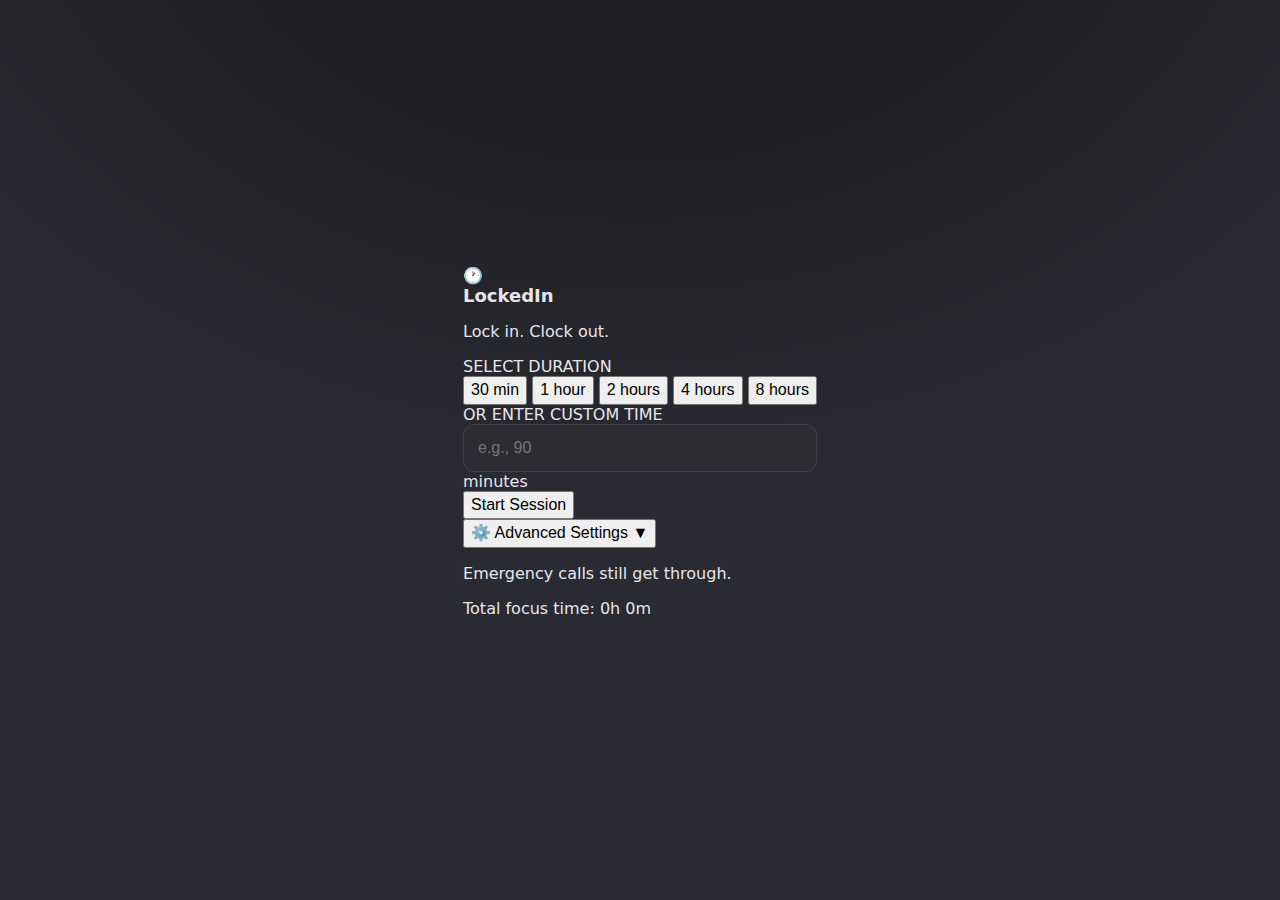
<file: index.html>
<!DOCTYPE html>
<html lang="en">
<head>
  <meta charset="utf-8" />
  <meta http-equiv="refresh" content="0; url=setup.html">
  <meta name="viewport" content="width=device-width,initial-scale=1" />
  <title>LockedIn — Loading…</title>

  <script>
    // JS fallback redirect
    window.location.replace('setup.html');
  </script>

  <style>
    html,body {
      height: 100%;
    }
    body {
      margin: 0;
      display: grid;
      place-items: center;
      font-family: system-ui, Segoe UI, Roboto, Inter, Arial, sans-serif;
      background: #0b1220;
      color: #e5e7eb;
    }
    a {
      color: #b388ff;
      text-decoration: none;
    }
  </style>
</head>
<body>
  <div>Redirecting to <a href="setup.html">Setup</a>…</div>
</body>
</html>
</file>
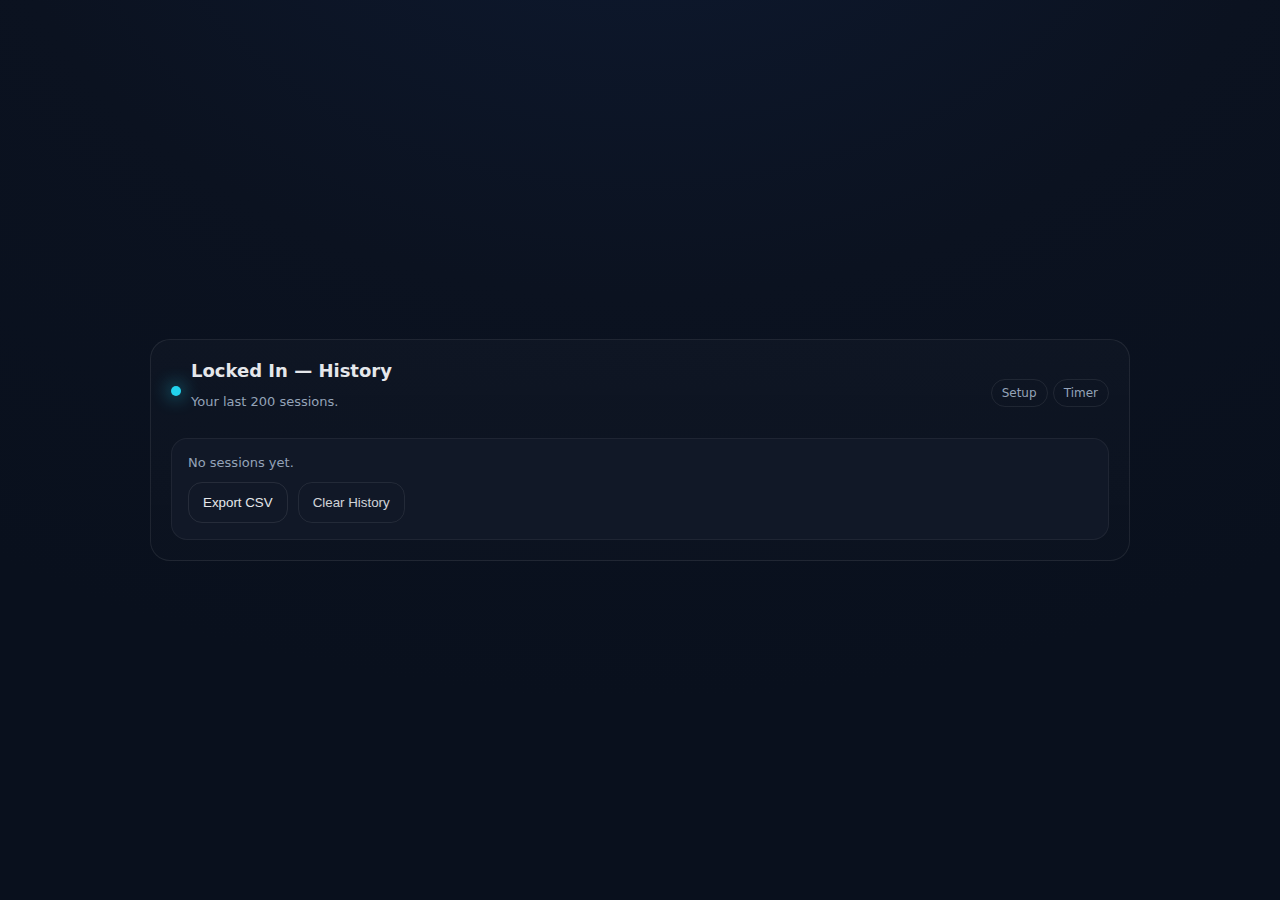
<file: history.html>
<!DOCTYPE html>
<html lang="en">
<head>
  <meta charset="utf-8" />
  <meta name="viewport" content="width=device-width,initial-scale=1,viewport-fit=cover" />
  <title>Locked In — History</title>
  <meta name="theme-color" content="#0f172a" />
  <link rel="stylesheet" href="history.css" />
</head>
<body>
  <div class="app card">
    <header class="header">
      <div class="brand">
        <span class="dot"></span>
        <div>
          <h1>Locked In — History</h1>
          <p class="muted">Your last 200 sessions.</p>
        </div>
      </div>
      <nav class="nav">
        <a class="pill" href="setup.html">Setup</a>
        <!-- Timer routes to setup so a new session is configured first -->
        <a class="pill" href="setup.html">Timer</a>
      </nav>
    </header>

    <section class="panel">
      <div id="history" class="history"></div>
      <div class="actions">
        <button id="exportBtn" class="btn">Export CSV</button>
        <button id="clearBtn" class="btn btn-ghost">Clear History</button>
      </div>
    </section>
  </div>

  <script src="history.js"></script>
</body>
</html>
</file>
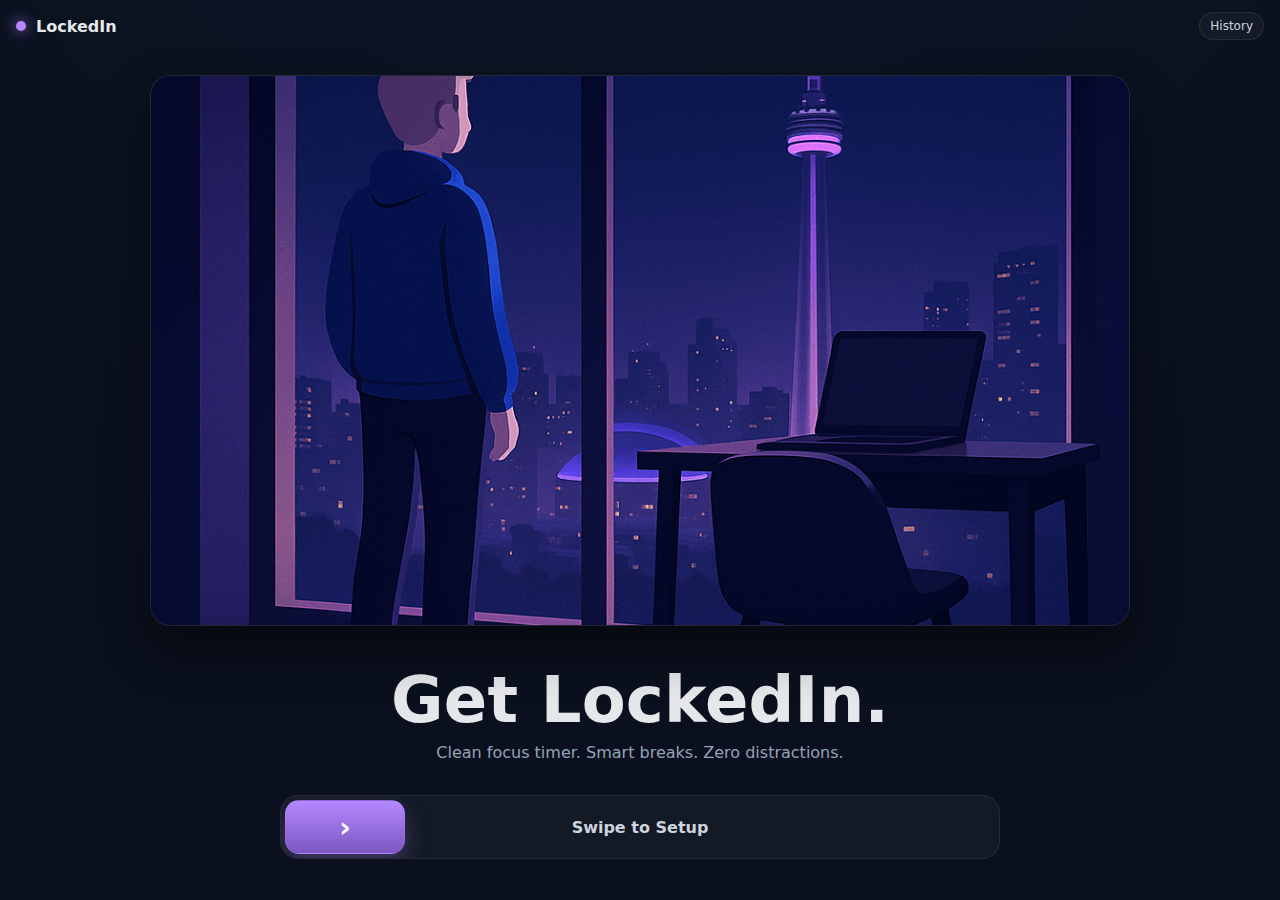
<file: landing.html>
<!DOCTYPE html>
<html lang="en">
<head>
  <meta charset="utf-8" />
  <meta name="viewport" content="width=device-width,initial-scale=1,viewport-fit=cover" />
  <title>LockedIn — Focus Better</title>
  <meta name="theme-color" content="#0f172a" />
  <link rel="stylesheet" href="landing.css" />
</head>
<body>
  <header class="nav">
    <div class="brand">
      <span class="dot"></span>
      <strong>LockedIn</strong>
    </div>
    <a class="pill" href="history.html">History</a>
  </header>

  <main class="hero">
    <!-- Framed media (desktop) / centered media (mobile) -->
    <figure class="hero-frame">
      <!-- If you ever add video sources, keep the <video>; for now just the GIF -->
      <img
        id="heroImg"
        class="hero-fallback"
        src="assets/landingpagegif.gif"
        alt="LockedIn animation"
      />
    </figure>

    <div class="copy">
      <h1>Get LockedIn.</h1>
      <p>Clean focus timer. Smart breaks. Zero distractions.</p>
    </div>

    <!-- Swipe to Setup -->
    <div class="swipe" id="swipe">
      <div class="track" id="track">
        <div class="hint">Swipe to Setup</div>
        <div class="knob" id="knob" aria-label="Swipe to setup" role="button" tabindex="0"><span>›</span></div>
      </div>
    </div>
  </main>

  <script src="landing.js"></script>
  <script>
    // If you’re only using a GIF (no <video>), ensure it shows:
    (function(){
      const img = document.getElementById('heroImg');
      if (img) img.style.display = 'block'; // hero-fallback visible
    })();
  </script>
</body>
</html>
</file>
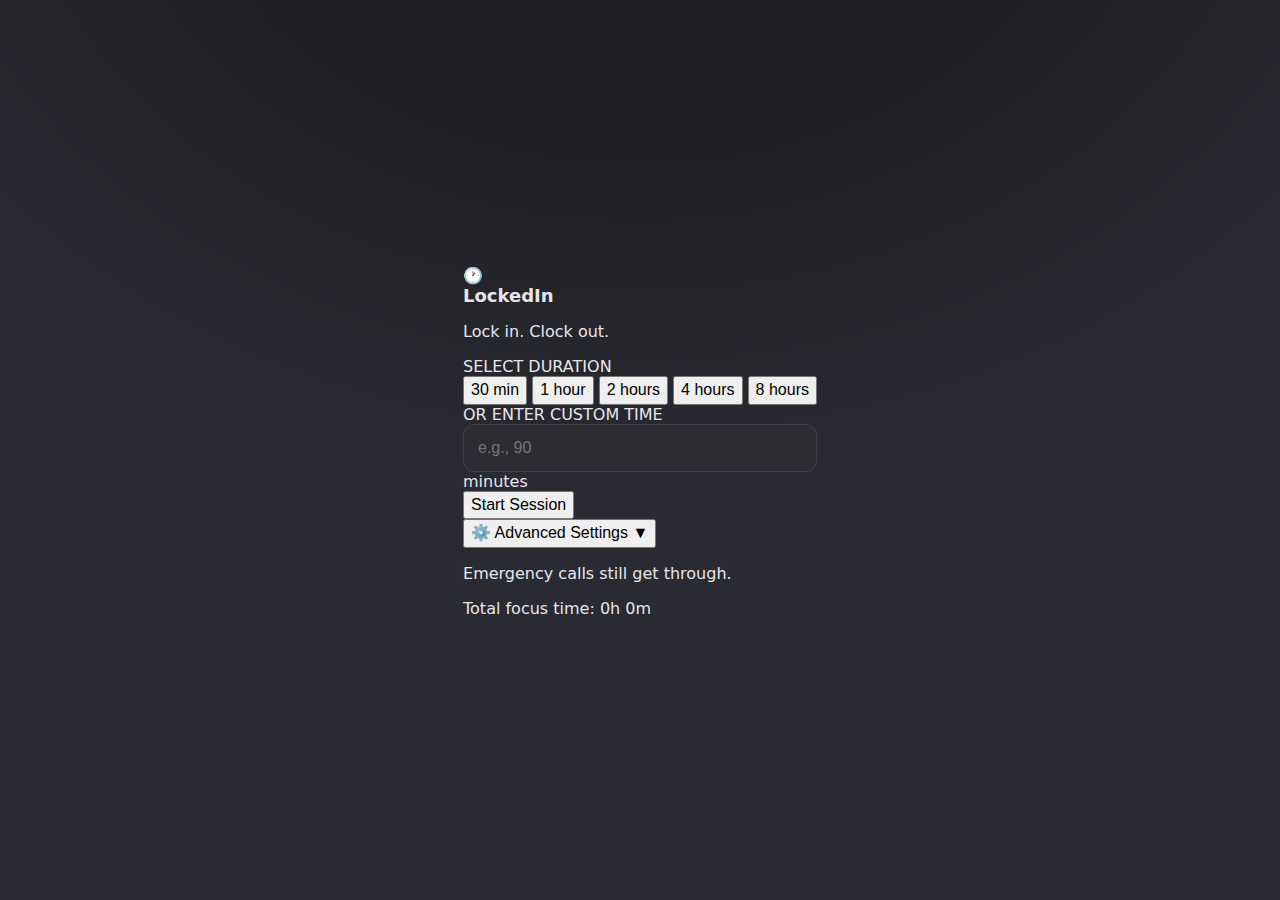
<file: setup.html>
<!DOCTYPE html>
<html lang="en">
<head>
  <meta charset="utf-8" />
  <meta name="viewport" content="width=device-width,initial-scale=1,viewport-fit=cover" />
  <title>LockedIn — Setup</title>
  <meta name="theme-color" content="#0f172a" />
  <link rel="stylesheet" href="setup.css" />
</head>
<body>
  <main class="setup-container">
    <div class="setup-content">
      <!-- Clock icon and branding -->
      <div class="branding">
        <div class="clock-icon" aria-hidden="true">🕐</div>
        <h1 class="app-title">LockedIn</h1>
        <p class="tagline">Lock in. Clock out.</p>
      </div>

      <!-- Duration selection -->
      <div class="duration-section">
        <label class="section-label">SELECT DURATION</label>
        <div class="duration-grid" id="durationButtons">
          <button type="button" class="duration-card" data-min="30">
            <span class="duration-value">30</span>
            <span class="duration-unit">min</span>
          </button>
          <button type="button" class="duration-card active" data-min="60">
            <span class="duration-value">1</span>
            <span class="duration-unit">hour</span>
          </button>
          <button type="button" class="duration-card" data-min="120">
            <span class="duration-value">2</span>
            <span class="duration-unit">hours</span>
          </button>
          <button type="button" class="duration-card" data-min="240">
            <span class="duration-value">4</span>
            <span class="duration-unit">hours</span>
          </button>
          <button type="button" class="duration-card" data-min="480">
            <span class="duration-value">8</span>
            <span class="duration-unit">hours</span>
          </button>
        </div>
        
        <!-- Custom time input -->
        <div class="custom-time-section">
          <label class="section-label" for="customTime">OR ENTER CUSTOM TIME</label>
          <div class="custom-time-input">
            <input 
              id="customTime" 
              type="text" 
              inputmode="numeric" 
              placeholder="e.g., 90" 
              pattern="[0-9]*"
            />
            <span class="custom-time-label">minutes</span>
          </div>
        </div>
      </div>

      <!-- Action buttons -->
      <div class="action-buttons">
        <button id="startBtn" class="btn-primary" type="button">Start Session</button>
      </div>

      <!-- Toggle advanced settings -->
      <button id="toggleAdvanced" class="toggle-advanced-btn" type="button">
        <span id="toggleAdvancedText">⚙️ Advanced Settings</span>
        <span class="toggle-icon">▼</span>
      </button>

      <!-- Info text -->
      <div class="info-text">
        <p>Emergency calls still get through.</p>
        <p id="totalTime">Total focus time: 0h 0m</p>
      </div>
    </div>

    <!-- Advanced settings form -->
    <div id="advancedSettings" class="advanced-settings hidden">
      <div class="advanced-settings-header">
        <h2 class="advanced-settings-title">Advanced Settings</h2>
        <button id="closeAdvancedBtn" class="close-advanced-btn" type="button" aria-label="Close advanced settings">
          ✕
        </button>
      </div>
      <form id="setupForm" class="stack" autocomplete="off" novalidate>
        <section class="panel">
          <label class="label" for="pin">Required passcode (min 4 digits)</label>
          <input id="pin" type="password" inputmode="numeric" autocomplete="one-time-code" placeholder="Set a PIN (e.g., 1234)" />
          <p class="note">This PIN is required to pause or end your session early.</p>
        </section>

        <section class="panel">
          <label class="label" for="sessionDesc">Session description (optional)</label>
          <textarea id="sessionDesc" rows="3" placeholder="e.g. 'Deep work on resume builder, API wiring, and tests.'"></textarea>
        </section>

        <section class="panel">
          <span class="label">Break plan</span>
          <select id="breakPlan">
            <option value="pomodoro">Pomodoro - 25m focus, 5m break</option>
            <option value="fiftyten">50/10 - 50m focus, 10m break</option>
            <option value="custom">Custom - Choose your own</option>
          </select>

          <div class="grid-2" style="margin-top:10px">
            <label class="check">
              <input type="checkbox" id="enableHeadRest" checked />
              <span>Enable head/eye-rest reminders</span>
            </label>
            <label class="check">
              <input type="checkbox" id="enableStand" checked />
              <span>Enable stand & stretch reminders</span>
            </label>
          </div>

          <div id="customBreaks" class="grid-3 hidden" style="margin-top:10px">
            <div>
              <label class="label" for="microEvery">Head/eye-rest every (min)</label>
              <input id="microEvery" type="number" min="10" max="120" value="20" />
            </div>
            <div>
              <label class="label" for="standEvery">Stand & stretch every (min)</label>
              <input id="standEvery" type="number" min="30" max="240" value="60" />
            </div>
            <div>
              <label class="label" for="standLen">Stand break length (min)</label>
              <input id="standLen" type="number" min="1" max="15" value="3" />
            </div>
          </div>

          <div class="grid-2" style="margin-top:10px">
            <label class="check">
              <input type="checkbox" id="enableBreakQuotes" checked />
              <span>Show motivational quotes during breaks (when paused)</span>
            </label>
          </div>
        </section>

        <section class="panel">
          <span class="label">Sound alerts</span>
          <div class="grid-2" style="align-items:end">
            <label class="check">
              <input id="soundEnabled" type="checkbox" checked />
              <span>Enable sound alerts</span>
            </label>
            <div>
              <label class="label" for="soundVolume">Volume</label>
              <input id="soundVolume" type="range" min="0" max="1" step="0.01" value="0.7" />
            </div>
          </div>
          <div class="actions" style="margin-top:10px">
            <button type="button" class="btn-ghost btn" id="testSounds">Test sounds</button>
          </div>
        </section>

        <section class="panel">
          <span class="label">Emergency contacts (at least one required)</span>
          <p class="note" style="margin-bottom:12px;">These numbers can be called during your session without entering a PIN.</p>
          <div class="grid-3">
            <input id="tel1" type="tel" placeholder="e.g. 911 or +1 416 555 1234" autocomplete="tel" />
            <input id="tel2" type="tel" placeholder="e.g. Mom +1 ..." autocomplete="tel" />
            <input id="tel3" type="tel" placeholder="e.g. Doctor +1 ..." autocomplete="tel" />
          </div>
        </section>

        <p id="errors" class="errors hidden" role="alert"></p>
        
        <!-- Start session button in advanced settings -->
        <div class="actions" style="margin-top:24px;">
          <button id="startBtnAdvanced" class="btn-primary" type="button" style="width:100%;">Start Session</button>
        </div>
      </form>
    </div>
  </main>

  <!-- Alerts for test button -->
  <script src="alerts.js"></script>
  <script src="setup.js"></script>

  <!-- Sound settings -->
  <script>
    (function(){
      const LS_ENABLED = 'lockedin.sound.enabled';
      const LS_VOLUME  = 'lockedin.sound.volume';

      const elEnabled = document.getElementById('soundEnabled');
      const elVolume  = document.getElementById('soundVolume');
      const elTest    = document.getElementById('testSounds');
      const form      = document.getElementById('setupForm');

      if (!elEnabled || !elVolume || !elTest || !form) return;

      // Load saved settings
      const en = localStorage.getItem(LS_ENABLED);
      const vol = localStorage.getItem(LS_VOLUME);
      if (en !== null) elEnabled.checked = (en === 'true');
      if (vol !== null) elVolume.value = vol;

      // Persist on change
      elEnabled.addEventListener('change', e => {
        localStorage.setItem(LS_ENABLED, String(e.target.checked));
        if (window.LockedInAlerts) LockedInAlerts.setEnabled(e.target.checked);
      });
      elVolume.addEventListener('input', e => {
        localStorage.setItem(LS_VOLUME, String(e.target.value));
        if (window.LockedInAlerts) LockedInAlerts.setVolume(e.target.value);
      });

      // Test sounds
      elTest.addEventListener('click', () => {
        try {
          if (window.LockedInAlerts) {
            LockedInAlerts.init();
            LockedInAlerts.loadSettings();
            LockedInAlerts.setEnabled(elEnabled.checked);
            LockedInAlerts.setVolume(elVolume.value);
            LockedInAlerts.play('break');
            setTimeout(()=>LockedInAlerts.play('stand'), 600);
            setTimeout(()=>LockedInAlerts.play('headrest'), 1200);
            setTimeout(()=>LockedInAlerts.play('timeup'), 1800);
          }
        } catch(e){}
      });
    })();
  </script>
</body>
</html>
</file>
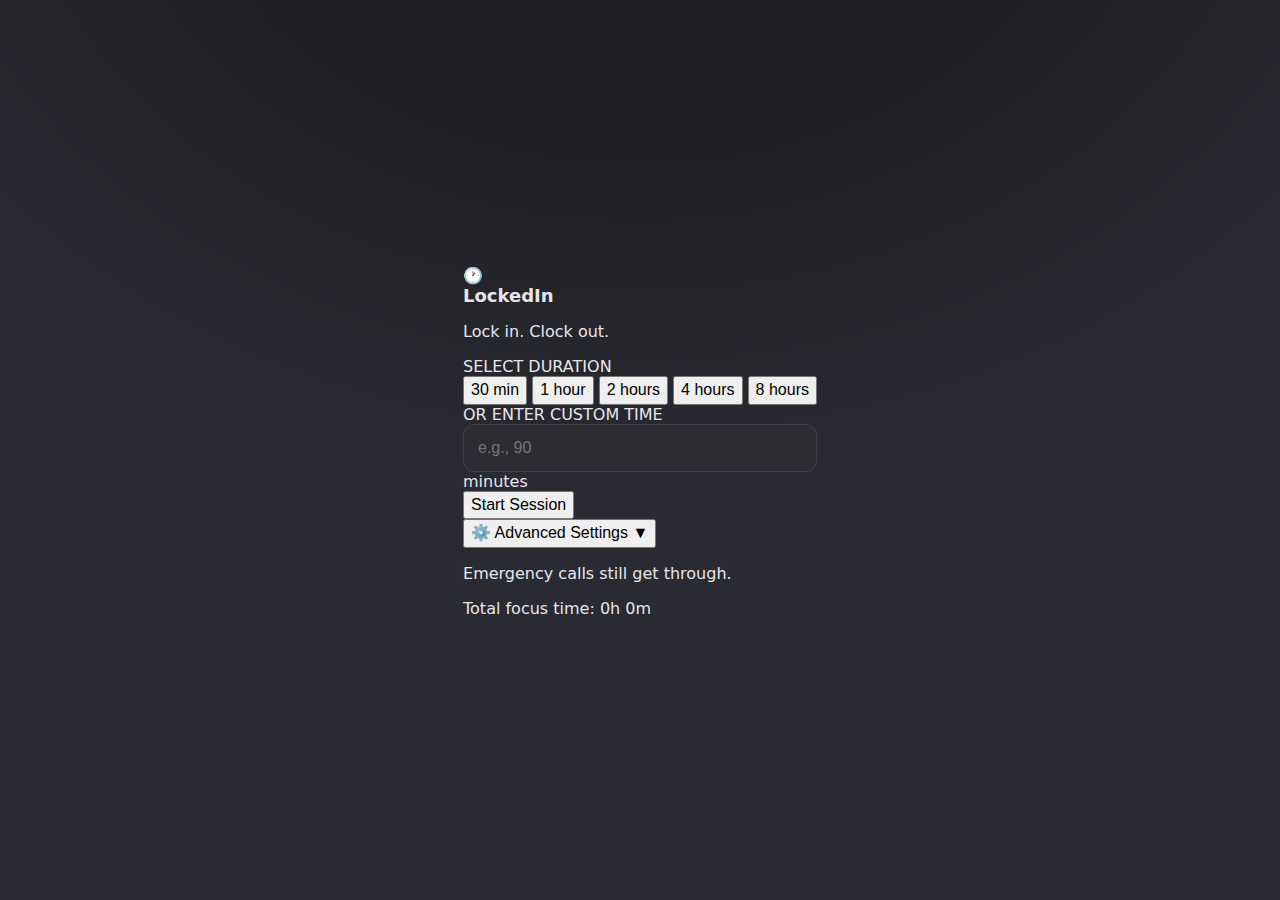
<file: timer.html>
<!DOCTYPE html>
<html lang="en">
<head>
  <meta charset="utf-8" />
  <meta name="viewport" content="width=device-width,initial-scale=1,viewport-fit=cover" />
  <title>Locked In — Timer</title>
  <meta name="theme-color" content="#0f172a" />
  <link rel="stylesheet" href="timer.css" />
</head>
<body>
  <div class="app card">
    <header class="header">
      <div class="brand">
        <span class="dot"></span>
        <div>
          <h1>Locked In — Timer</h1>
          <p class="muted">Tap the big clock to toggle Focus Mode.</p>
        </div>
      </div>
      <nav class="nav">
        <!-- History link is PIN-gated in JS -->
        <a id="historyLink" class="pill" href="#">History</a>
        <!-- New: Sound toggle pill -->
        <a id="toggleSound" class="pill" href="#">Sound: On</a>
        <span id="wakelockStatus" class="pill">Screen lock: off</span>
      </nav>
    </header>

    <section id="timerPage" class="grid">
      <section class="panel">
        <!-- Clicking this big clock now re-enters Focus Mode -->
        <div class="timer" id="timer">00:00:00</div>
        <div class="sub" id="phaseLabel">Phase: Focus</div>
        <div class="progress"><div id="bar" class="bar"></div></div>
        <div class="controls">
          <button id="endEarly" class="btn btn-ghost" disabled>End</button>
          <button id="pauseResume" class="btn btn-ghost" disabled>Resume</button>
          <button id="reset" class="btn btn-ghost">Reset</button>
          <button id="emergencyBtn" class="btn btn-ghost">Emergency</button>
          <button id="focusModeBtn" class="btn">Focus Mode</button>
        </div>
      </section>

      <section class="panel">
        <label class="label">Session info</label>
        <div id="sessionInfo" class="history"></div>

        <label class="label" style="margin-top:12px">Session history</label>
        <div id="history" class="history"></div>
        <div class="actions">
          <!-- Back to Setup is now PIN-gated in JS -->
          <a id="backToSetup" class="btn" href="#">↩ Back to Setup</a>
        </div>
      </section>
    </section>
  </div>

  <!-- PIN/Emergency sheet -->
  <div id="sheet" class="sheet" aria-hidden="true">
    <div class="sheet-inner" onclick="event.stopPropagation()">
      <span class="pill">Focus session</span>
      <h2 class="h2">Enter PIN to confirm</h2>
      <div class="emergency" id="emergencyLinks"></div>
      <input id="pinInput" type="password" inputmode="numeric" placeholder="Enter your PIN" class="pinbox" />
      <div class="keypad" id="keypad"></div>
      <button id="submitPin" class="btn">Confirm</button>
      <button id="cancelSheet" class="btn btn-ghost">Cancel</button>
    </div>
  </div>

  <!-- Minimal countdown overlay (Focus Mode) -->
  <div id="minimal" class="minimal" aria-hidden="true">
    <div id="minimalTimer" class="minimalTimer">00:00:00</div>
  </div>

  <!-- Quotes toast container -->
  <div id="toasts" class="toasts" aria-live="polite" aria-atomic="true"></div>

  <!-- Include alerts before timer logic -->
  <script src="alerts.js"></script>
  <script src="timer.js"></script>
</body>
</html>
</file>
<file: history.css>
:root{
  --bg:#0b1220; --card:#111827; --text:#e5e7eb; --muted:#94a3b8; --border:rgba(255,255,255,.08); --ok:#22c55e; --bad:#ef4444;
}
*{box-sizing:border-box} html,body{height:100%}
body{
  margin:0; background:radial-gradient(1200px 900px at 50% -200px,#0e1a31 0%,#0b1220 55%,#09101d 100%);
  color:var(--text); font-family:ui-sans-serif,system-ui,-apple-system,Segoe UI,Roboto,Inter,Arial,sans-serif;
  display:flex; align-items:center; justify-content:center; padding:16px;
}
.app{width:min(980px,100%)} .card{background:linear-gradient(180deg,rgba(255,255,255,.02),rgba(255,255,255,.01)); border:1px solid var(--border); border-radius:20px; padding:20px}
.header{display:flex; align-items:center; justify-content:space-between; gap:12px; margin-bottom:16px}
.brand{display:flex; gap:10px; align-items:center}
.dot{width:10px; height:10px; border-radius:999px; background:#22d3ee; box-shadow:0 0 18px #22d3ee}
h1{margin:0; font-size:18px}
.muted{color:var(--muted); font-size:13px}
.pill{font-size:12px; color:var(--muted); padding:6px 10px; border-radius:999px; border:1px solid var(--border)}
.panel{background:var(--card); border:1px solid rgba(255,255,255,.06); border-radius:16px; padding:16px}
.history{display:flex; flex-direction:column; gap:8px; max-height:70vh; overflow:auto}
.hrow{display:flex; justify-content:space-between; align-items:center; font-size:14px; border-bottom:1px dashed var(--border); padding:8px 0}
.ok{color:var(--ok)} .bad{color:var(--bad)}
.actions{display:flex; gap:10px; margin-top:12px}
.btn{display:inline-flex; justify-content:center; align-items:center; padding:12px 14px; border-radius:14px; border:1px solid rgba(255,255,255,.09); background:transparent; color:var(--text)}
.btn-ghost{opacity:.9}
.nav a{text-decoration:none}
</file>
<file: landing.css>
:root{
  --bg1:#0b1220; --bg2:#0e1528;
  --text:#e6e7eb; --muted:#94a3b8;
  --accent:#B388FF; --accent2:#7E57C2;
  --border:rgba(255,255,255,.08);
  --navH:56px;                 /* top bar height for layout math */
}

*{box-sizing:border-box}
html,body{height:100%}
html{-webkit-text-size-adjust:100%}
body{
  margin:0; font-family:Inter,system-ui,-apple-system,Segoe UI,Roboto,sans-serif;
  background:radial-gradient(1200px 900px at 50% -250px,var(--bg2) 0%,var(--bg1) 55%,#0a101d 100%);
  color:var(--text);
}

/* Top bar */
.nav{
  position:sticky; top:calc(0px + env(safe-area-inset-top)); z-index:10;
  display:flex; align-items:center; justify-content:space-between;
  padding:12px 16px;
}
.brand{display:flex; align-items:center; gap:10px}
.dot{width:10px;height:10px;border-radius:999px;background:var(--accent);box-shadow:0 0 14px rgba(179,136,255,.9)}
.pill{
  padding:6px 10px; border-radius:999px; text-decoration:none; color:#cdd3df;
  border:1px solid var(--border); background:rgba(255,255,255,.04); font-size:12px;
}

/* Hero layout (desktop/tablet) */
.hero{
  min-height:calc(100vh - var(--navH));
  display:grid; place-items:center; gap:18px; text-align:center;
  padding:18px 16px 32px;
}

/* Framed media on large screens */
.hero-frame{
  position:relative;
  width:min(980px,92vw);
  aspect-ratio:16/9;
  margin:0;
  border-radius:20px; border:1px solid var(--border);
  overflow:hidden;
  box-shadow:0 24px 48px rgba(0,0,0,.45);
  background:rgba(255,255,255,.02);
}

/* Video / GIF share the same presentation */
.hero-anim, .hero-fallback{
  position:absolute; inset:0;
  width:100%; height:100%;
  object-fit:cover;              /* fill nicely, no distortion */
  display:block;
}
.hero-fallback{ display:none; }

.copy h1{font-size:clamp(28px,6vw,64px); margin:10px 0 6px; letter-spacing:.2px; font-weight:900}
.copy p{margin:0; color:var(--muted)}

/* Swipe */
.swipe{display:grid; gap:12px; width:min(720px,92vw); margin-top:6px}
.track{
  position:relative; height:64px; border-radius:18px;
  background:rgba(255,255,255,.04); border:1px solid var(--border);
  overflow:hidden;
}
.track::before{
  content:""; position:absolute; inset:0 100% 0 0; background:linear-gradient(90deg, rgba(179,136,255,.25), rgba(126,87,194,.25));
  transition:inset .18s ease; pointer-events:none;
}
.track.fill::before{ inset:0 0 0 0; }

.hint{
  position:absolute; inset:0; display:grid; place-items:center;
  color:#cdd3df; pointer-events:none; font-weight:700;
}
.knob{
  position:absolute; inset:4px auto 4px 4px; width:120px; border-radius:14px;
  background:linear-gradient(180deg,var(--accent),var(--accent2));
  border:1px solid rgba(179,136,255,.28); color:#fff; font-weight:900;
  display:grid; place-items:center; font-size:28px; user-select:none; cursor:grab;
  box-shadow:0 10px 24px rgba(179,136,255,.28);
  transition:transform .15s ease, left .15s ease;
}
.knob:active{cursor:grabbing; transform:scale(.98)}
.knob.success{ background:linear-gradient(180deg,#6EE7B7,#34D399); border-color:rgba(110,231,183,.35); }

/* Accessibility: reduced motion */
@media (prefers-reduced-motion:reduce){
  *{animation:none!important; transition:none!important}
}

/* Safety: ensure no page-wide blur leaks in */
body, .hero, .hero-frame, .hero-anim, .hero-fallback{
  filter:none !important; backdrop-filter:none !important;
}

/* ========= FULL-BLEED MOBILE ========= */
@media (max-width: 680px){
  .hero{
    padding:0;
    align-content:start;
  }
  /* Make the media edge-to-edge and tall */
  .hero-frame{
    width:100vw;
    height:calc(100vh - var(--navH) - 120px); /* leave room for swipe */
    max-width:none;
    aspect-ratio:auto;
    border:none;
    border-radius:0;
    box-shadow:none;
  }
  .copy{ display:none; } /* optional – keeps layout clean on phones */
  /* Pin the swipe control above the safe-area */
  .swipe{
    position:fixed;
    left:50%; transform:translateX(-50%);
    bottom:calc(env(safe-area-inset-bottom,0) + 16px);
    width:min(680px,92vw);
    z-index:5;
    margin-top:0;
  }
}
</file>
<file: setup.css>
/* ===== Base + iOS input zoom fix ===== */
:root{
  --bg1:#1A1A1E; --bg2:#2A2A33;
  --card:rgba(40,40,45,.75);
  --panel:rgba(50,50,55,.6);
  --text:#E6E6EA; --muted:#9A9AA5;
  --accent:#B388FF; --accent-2:#7E57C2;
  --ring:rgba(179,136,255,.45); --border:rgba(255,255,255,.06);
  --field:#2C2C32; --field-border:rgba(255,255,255,.10);
  --ok:#4ADE80; --bad:#F87171;
  --shadow:0 10px 28px rgba(0,0,0,.35);
}
*{box-sizing:border-box}
html,body{height:100%}
html{-webkit-text-size-adjust:100%}
body{margin:0;font-size:16px}

/* ===== Page ===== */
body{
  background:radial-gradient(900px 700px at 50% -200px,var(--bg1) 0%,#1F1F23 45%,var(--bg2) 100%);
  color:var(--text);
  font-family:"Inter",system-ui,-apple-system,Segoe UI,Roboto,sans-serif;
  display:flex;align-items:center;justify-content:center;padding:18px;
}
.app{width:min(980px,100%)}
.card{background:var(--card);border:1px solid var(--border);border-radius:20px;padding:22px;backdrop-filter:blur(14px);box-shadow:var(--shadow)}

/* Header */
.header{display:flex;align-items:center;justify-content:space-between;margin-bottom:18px;gap:12px}
.brand{display:flex;align-items:center;gap:10px}
.dot{width:10px;height:10px;border-radius:999px;background:var(--accent);box-shadow:0 0 14px rgba(179,136,255,.8)}
h1{margin:0;font-size:18px}
.muted{color:var(--muted);font-size:13px}
.pill{padding:6px 10px;border-radius:999px;border:1px solid var(--border);font-size:12px;color:var(--muted);text-decoration:none;background:rgba(255,255,255,.04)}

/* Panels / controls */
.panel{background:var(--panel);border:1px solid var(--border);border-radius:16px;padding:16px;backdrop-filter:blur(8px)}
.label{font-size:13px;color:var(--muted);margin-bottom:6px}
.row{display:flex;gap:10px;flex-wrap:wrap}
.chip{padding:10px 12px;border-radius:12px;background:var(--field);border:1px solid var(--field-border);color:var(--text);cursor:pointer;font-weight:600}
.chip[data-active="true"]{outline:2px solid var(--ring);background:rgba(179,136,255,.12)}
input,select,textarea,button{font-size:16px !important;line-height:1.4}
.pinbox,.kbtn{font-size:18px !important}

input,select,textarea{
  width:100%;padding:12px 14px;border-radius:12px;border:1px solid var(--field-border);
  background:var(--field);color:var(--text);
}
.grid-2{display:grid;grid-template-columns:1fr 1fr;gap:12px}
.grid-3{display:grid;grid-template-columns:1fr 1fr 1fr;gap:12px}
@media(max-width:700px){.grid-2,.grid-3{grid-template-columns:1fr}}

.note{font-size:12px;color:var(--muted)}
.btn{width:100%;padding:14px;border-radius:14px;font-weight:700;color:#fff;border:1px solid rgba(179,136,255,.18);
  background:linear-gradient(180deg,var(--accent),var(--accent-2));box-shadow:0 6px 18px rgba(179,136,255,.28)}
.btn-ghost{background:#2C2C32;border:1px solid var(--border)}
.actions{display:flex;gap:12px;margin-top:10px}
.hidden{display:none!important}

/* --- Mobile fixes: safe-area, scrolling, sticky header --- */
@supports (height:100svh){ body{min-height:100svh} }
@media(max-width:760px){
  html,body{height:auto}
  body{
    display:block;overflow:auto;
    padding:12px 12px calc(12px + env(safe-area-inset-bottom));
    padding-top:calc(12px + env(safe-area-inset-top));
    -webkit-overflow-scrolling:touch;
  }
  .app{width:100%;margin:0}
  .card{padding:16px}
  .header{
    position:sticky;top:env(safe-area-inset-top);z-index:10;
    margin-bottom:12px;padding:10px 12px;background:var(--card);backdrop-filter:blur(14px);
    border-bottom:1px solid var(--border);border-top-left-radius:16px;border-top-right-radius:16px;
  }
}
</file>
<file: timer.css>
/* ===== Base + iOS input zoom fix ===== */
:root{
  --bg1:#1A1A1E; --bg2:#2A2A33;
  --card:rgba(40,40,45,.75); --panel:rgba(50,50,55,.6);
  --text:#E6E6EA; --muted:#9A9AA5;
  --accent:#B388FF; --accent-2:#7E57C2;
  --ring:rgba(179,136,255,.45); --border:rgba(255,255,255,.06);
  --ok:#4ADE80; --bad:#F87171; --shadow:0 10px 28px rgba(0,0,0,.35);
}
*{box-sizing:border-box}
html,body{height:100%}
html{-webkit-text-size-adjust:100%}
body{margin:0;font-size:16px}

/* ===== Page ===== */
body{
  background:radial-gradient(900px 700px at 50% -200px,var(--bg1) 0%,#1F1F23 45%,var(--bg2) 100%);
  color:var(--text);
  font-family:"Inter",system-ui,-apple-system,Segoe UI,Roboto,sans-serif;
  display:flex;align-items:center;justify-content:center;padding:18px;
}
.app{width:min(980px,100%)}
.card{background:var(--card);border:1px solid var(--border);border-radius:20px;padding:20px;backdrop-filter:blur(14px);box-shadow:var(--shadow)}

/* Header */
.header{display:flex;align-items:center;justify-content:space-between;gap:12px;margin-bottom:16px}
.brand{display:flex;gap:10px;align-items:center}
.dot{width:10px;height:10px;border-radius:999px;background:var(--accent);box-shadow:0 0 14px rgba(179,136,255,.8)}
h1{margin:0;font-size:18px}
.muted{color:var(--muted);font-size:13px}
.pill{font-size:12px;color:var(--muted);padding:6px 10px;border-radius:999px;border:1px solid var(--border);text-decoration:none;background:rgba(255,255,255,.04)}

/* Layout */
.grid{display:grid;grid-template-columns:1fr;gap:14px}
@media(min-width:760px){.grid{grid-template-columns:1.2fr .8fr}}
.panel{background:var(--panel);border:1px solid var(--border);border-radius:16px;padding:16px;backdrop-filter:blur(8px)}

/* Timer block */
.timer{
  display:flex;align-items:center;justify-content:center;
  font-variant-numeric:tabular-nums;font-weight:900;letter-spacing:1px;user-select:none;text-align:center;cursor:pointer;
  font-size:clamp(42px,11vw,140px);padding:18px 8px;color:var(--text)
}
.sub{font-size:13px;color:var(--muted);text-align:center;margin-top:-6px}
.progress{height:10px;background:#2C2C32;border:1px solid var(--border);border-radius:999px;overflow:hidden;margin-top:10px}
.bar{height:100%;width:0;background:linear-gradient(90deg,var(--accent),var(--accent-2))}

/* Controls */
.controls{display:flex;gap:10px;margin-top:12px;flex-wrap:wrap}
button{font-size:16px !important;line-height:1.4}
.btn{flex:1;display:inline-flex;justify-content:center;align-items:center;padding:12px 14px;border-radius:14px;border:1px solid rgba(179,136,255,.18);background:linear-gradient(180deg,var(--accent),var(--accent-2));color:#fff;font-weight:700;box-shadow:0 6px 18px rgba(179,136,255,.28)}
.btn-ghost{background:#2C2C32;color:var(--text);border:1px solid var(--border)}
.btn[disabled]{opacity:.55;cursor:not-allowed}

/* Session info + history (right panel) */
.label{display:block;font-size:13px;color:var(--muted);margin-bottom:6px}
.history{display:flex;flex-direction:column;gap:8px;max-height:280px;overflow:auto}
.hrow{display:flex;justify-content:space-between;align-items:center;font-size:14px;border-bottom:1px dashed var(--border);padding:8px 0}
.ok{color:var(--ok)}.bad{color:var(--bad)}

/* Minimal Focus overlay */
.minimal{position:fixed;inset:0;display:none;z-index:8888;background:radial-gradient(900px 700px at 50% -200px,#1A1A1E 0%,#1F1F23 60%,#2A2A33 100%);touch-action:none}
.minimal[aria-hidden="false"]{display:flex}
.minimalTimer{margin:auto;font-variant-numeric:tabular-nums;font-weight:900;letter-spacing:1px;user-select:none;font-size:clamp(58px,16vw,220px);color:var(--text)}

/* Toasts */
.toasts{position:fixed;left:50%;transform:translateX(-50%);bottom:16px;display:flex;flex-direction:column;gap:10px;z-index:9000;width:min(90vw,680px)}
.toast{background:rgba(40,40,45,.85);border:1px solid var(--border);color:var(--text);padding:12px 14px;border-radius:12px;box-shadow:0 4px 20px rgba(0,0,0,.4)}
.toast small{display:block;color:var(--muted);margin-top:6px}

/* PIN sheet */
.sheet{position:fixed;inset:0;display:none;z-index:9999;background:rgba(20,20,24,.55);backdrop-filter:blur(6px)}
.sheet[aria-hidden="false"]{display:block}
.sheet-inner{position:absolute;inset:0;display:flex;flex-direction:column;align-items:center;justify-content:center;gap:16px;padding:22px;background:rgba(35,35,40,.25)}
.h2{margin:0}
.emergency{display:flex;gap:10px;flex-wrap:wrap;justify-content:center}
.emergency a{display:inline-flex;gap:8px;padding:10px 12px;border-radius:12px;border:1px solid rgba(248,113,113,.25);color:#FECACA;background:rgba(127,29,29,.35);text-decoration:none;font-weight:700}
.keypad{display:grid;grid-template-columns:repeat(3,1fr);gap:10px;width:min(360px,90vw)}
.kbtn{padding:14px 0;border-radius:12px;border:1px solid var(--border);background:#2C2C32;color:var(--text);font-size:18px !important;font-weight:700}
.pinbox{width:min(360px,90vw);padding:12px 14px;border-radius:12px;border:1px solid var(--border);background:#2C2C32;color:var(--text);font-size:18px !important}

/* --- Mobile fixes --- */
@supports (height:100svh){ body{min-height:100svh} }
@media(max-width:760px){
  html,body{height:auto}
  body{
    display:block;overflow:auto;
    padding:12px 12px calc(12px + env(safe-area-inset-bottom));
    padding-top:calc(12px + env(safe-area-inset-top));
    -webkit-overflow-scrolling:touch;
  }
  .app{width:100%;margin:0}
  .card{padding:16px}
  .header{
    position:sticky;top:env(safe-area-inset-top);z-index:10;
    margin-bottom:12px;padding:10px 12px;background:var(--card);backdrop-filter:blur(14px);
    border-bottom:1px solid var(--border);border-top-left-radius:16px;border-top-right-radius:16px;
  }
}
</file>
